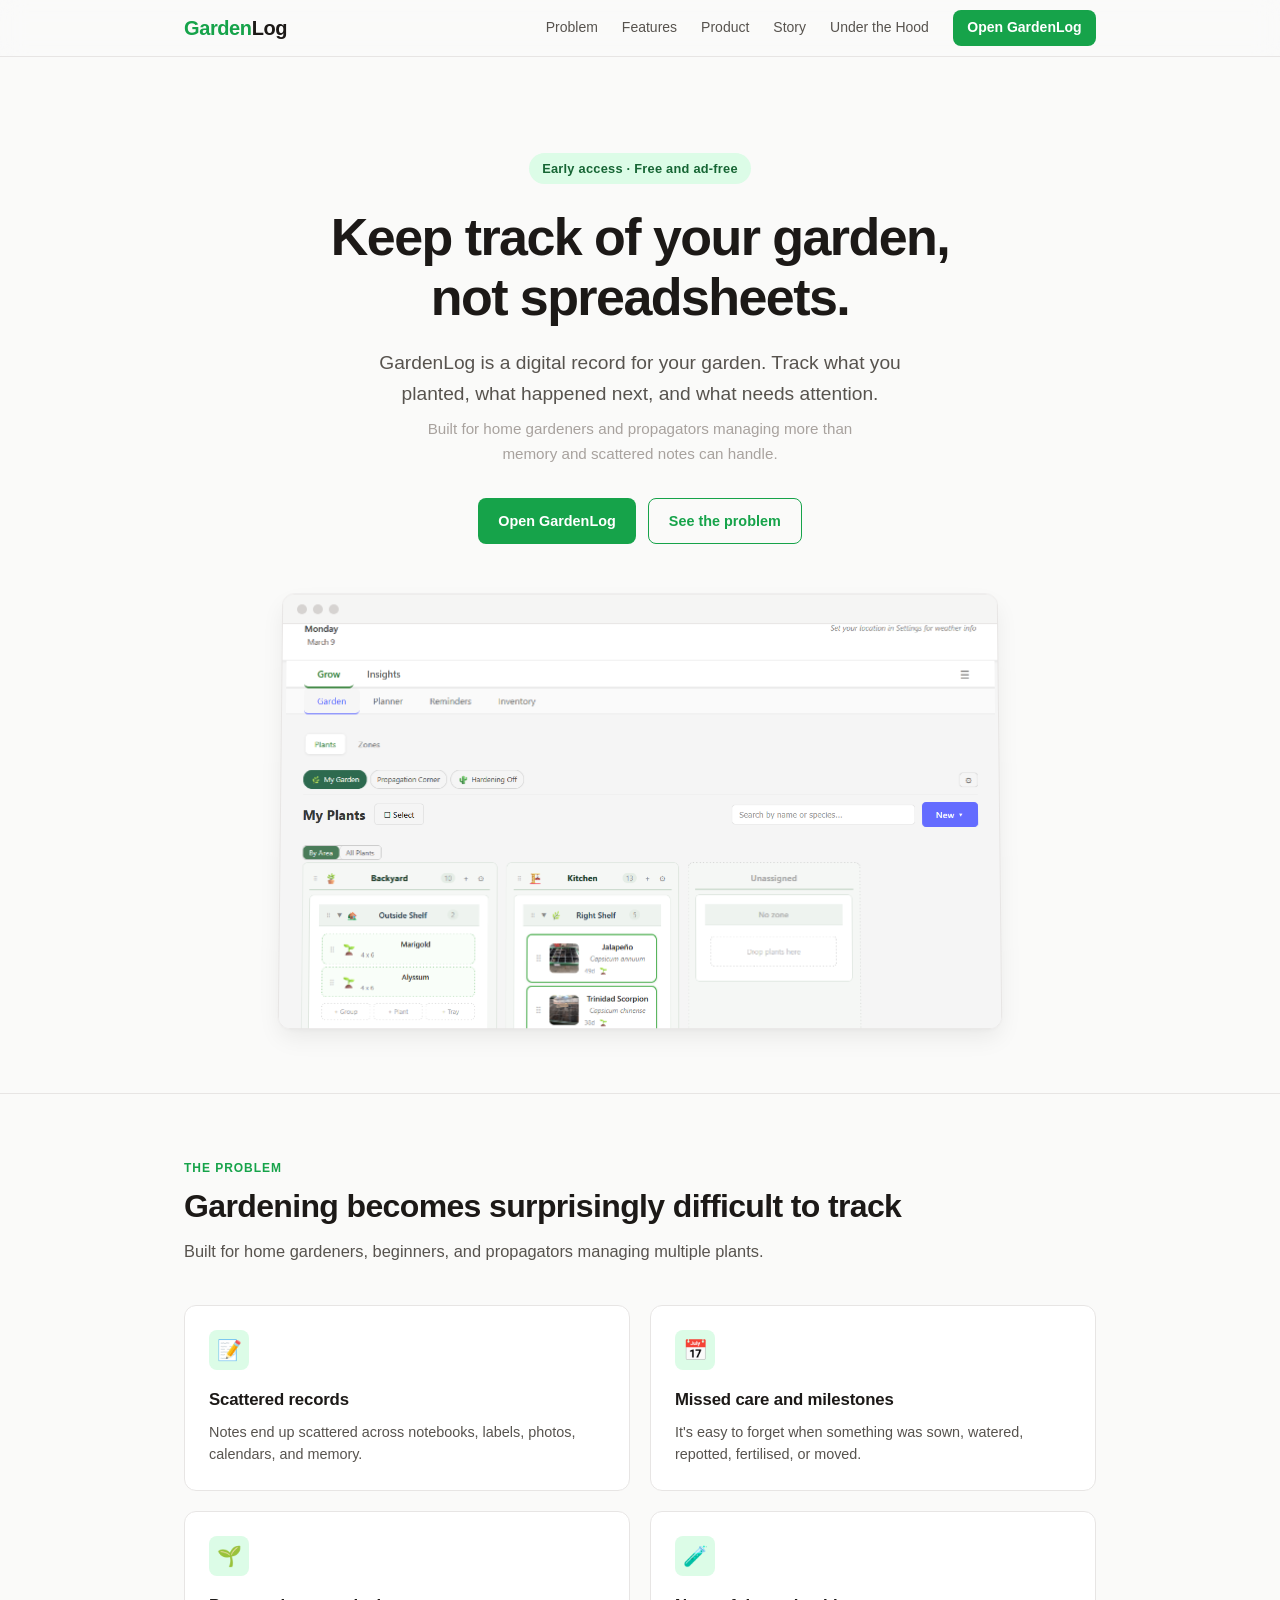
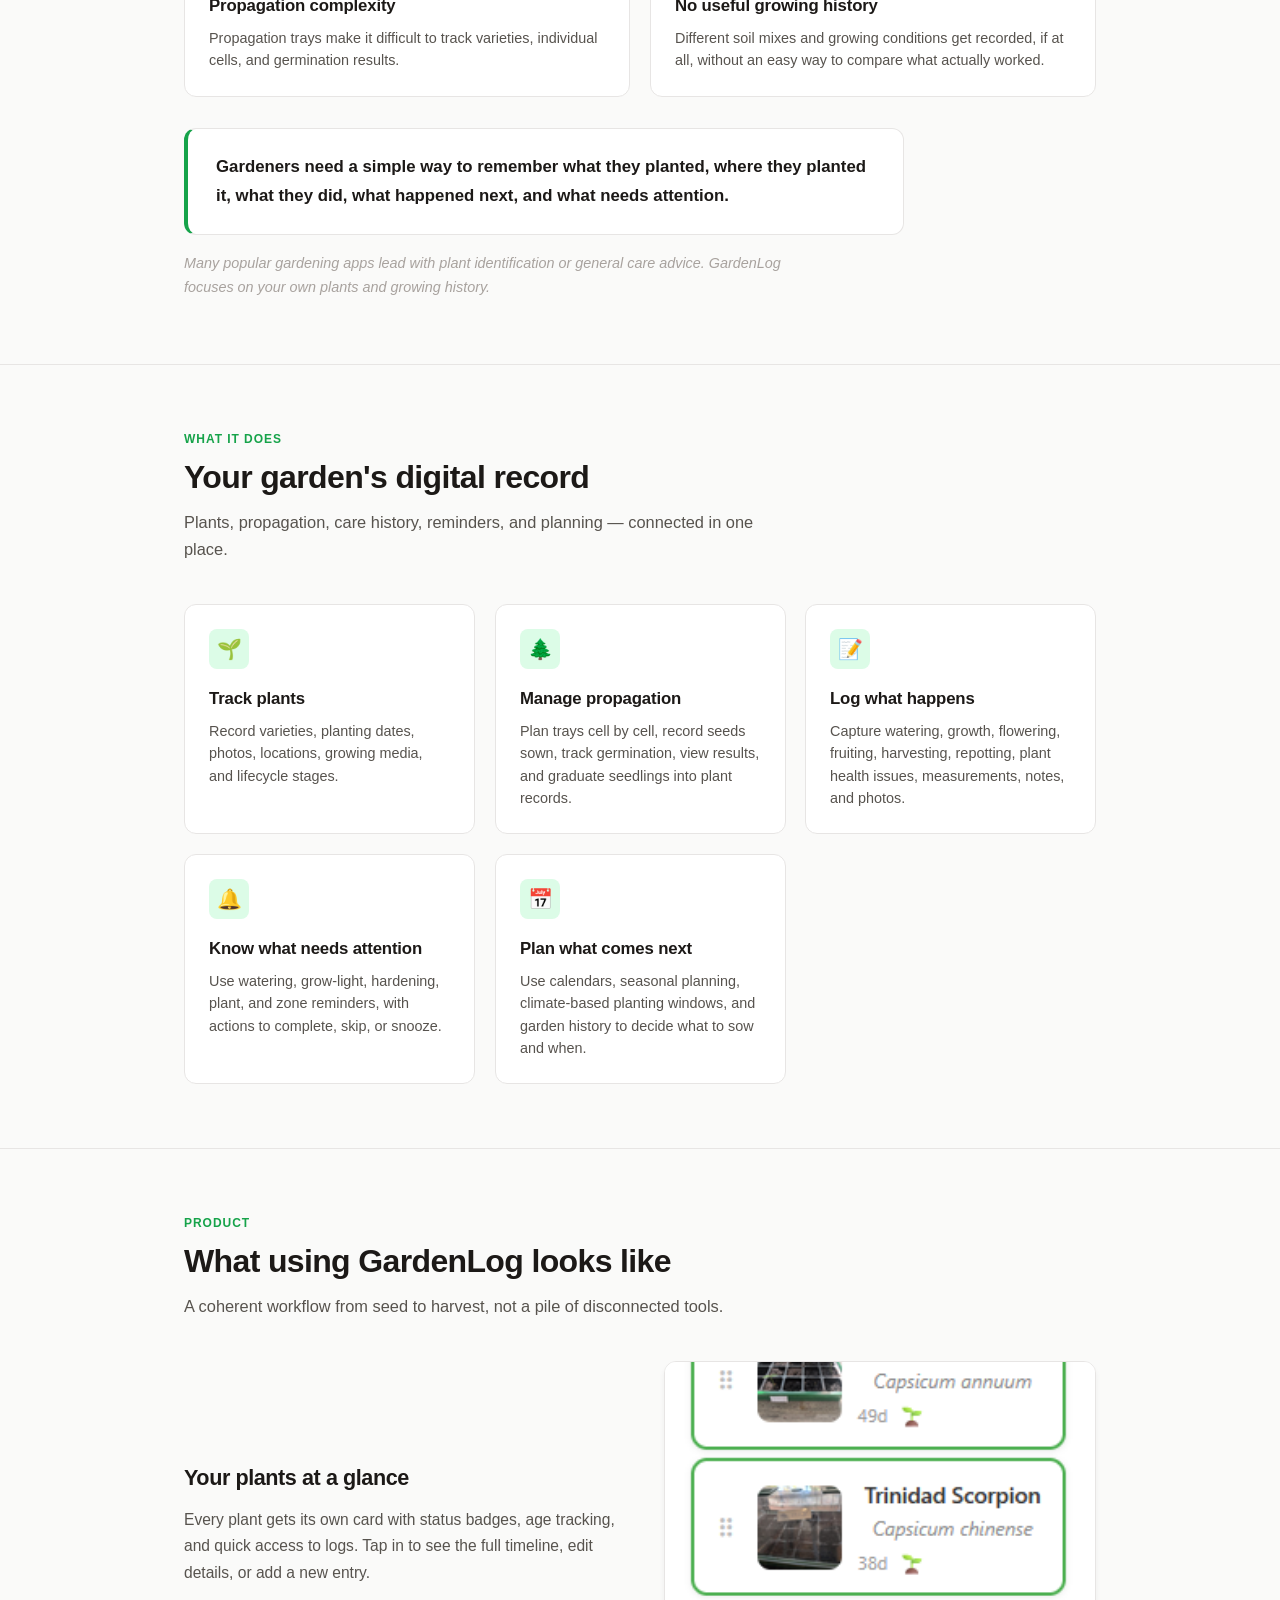
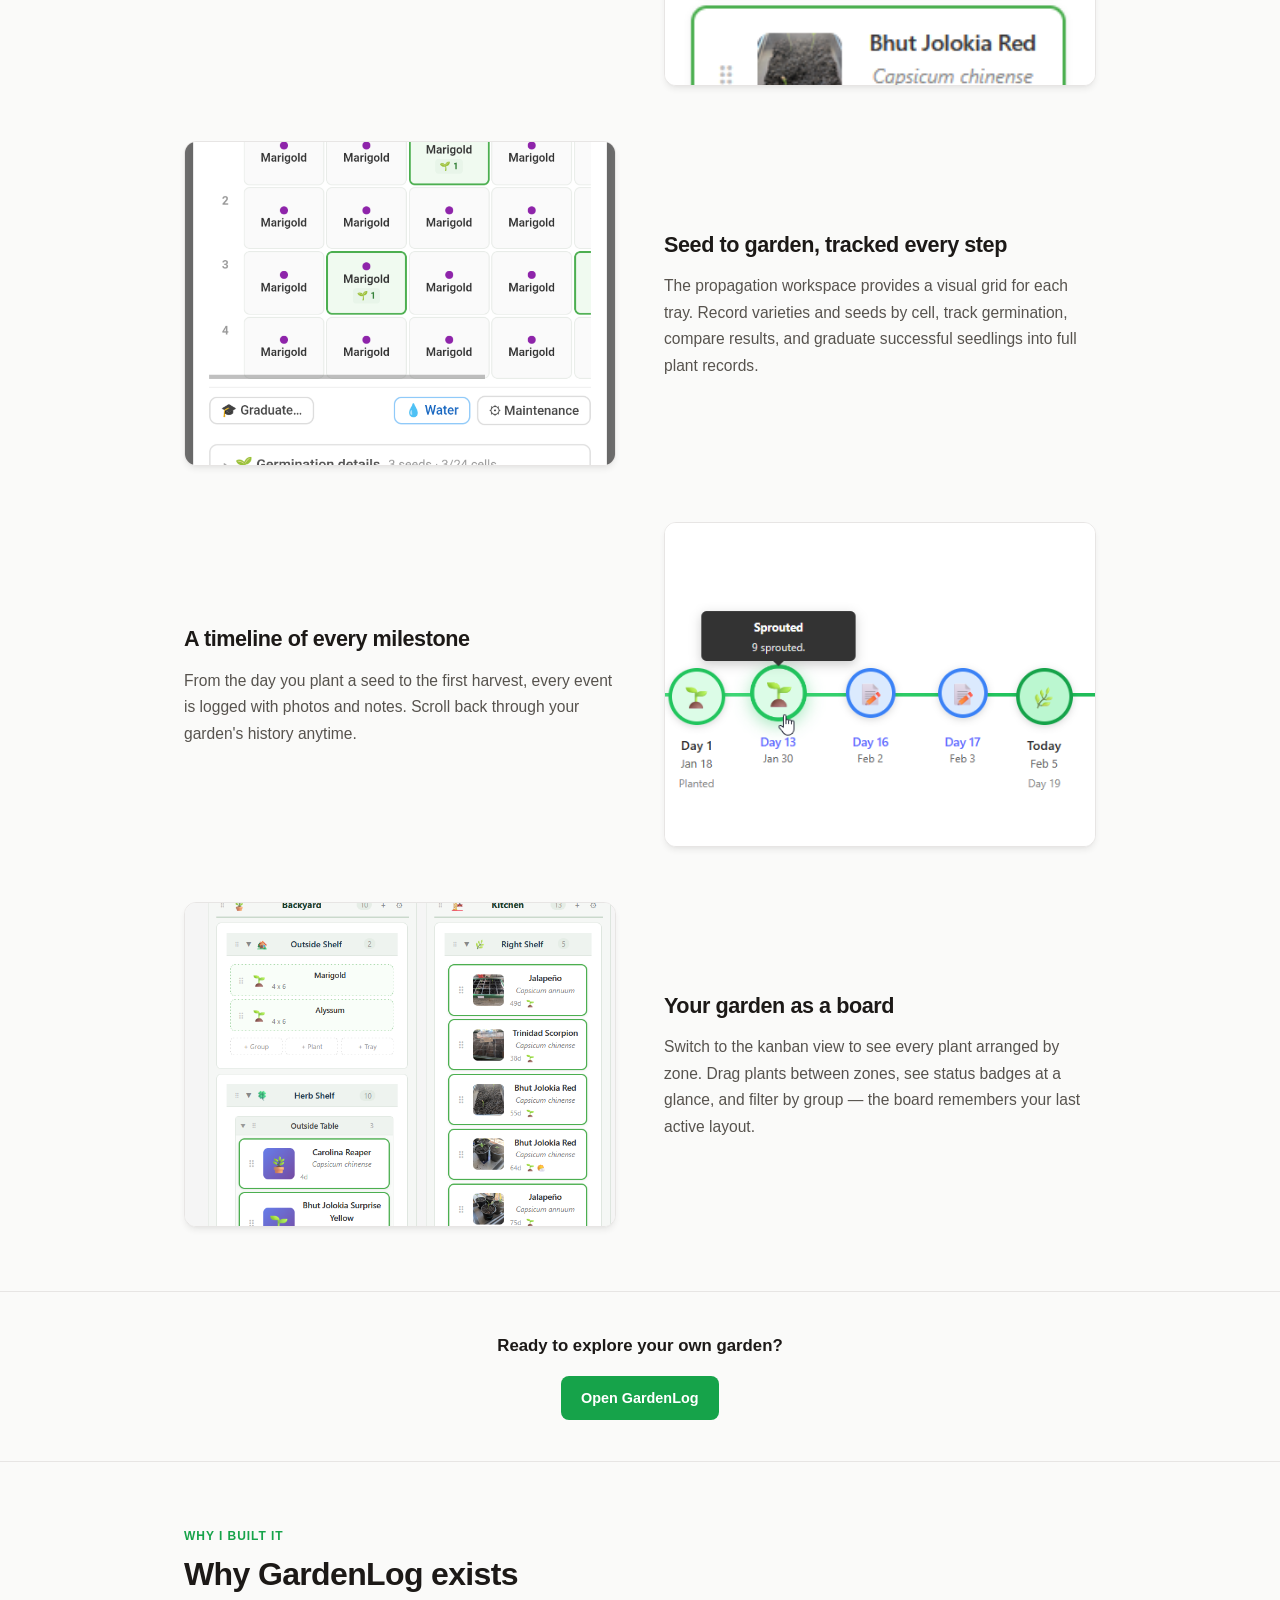
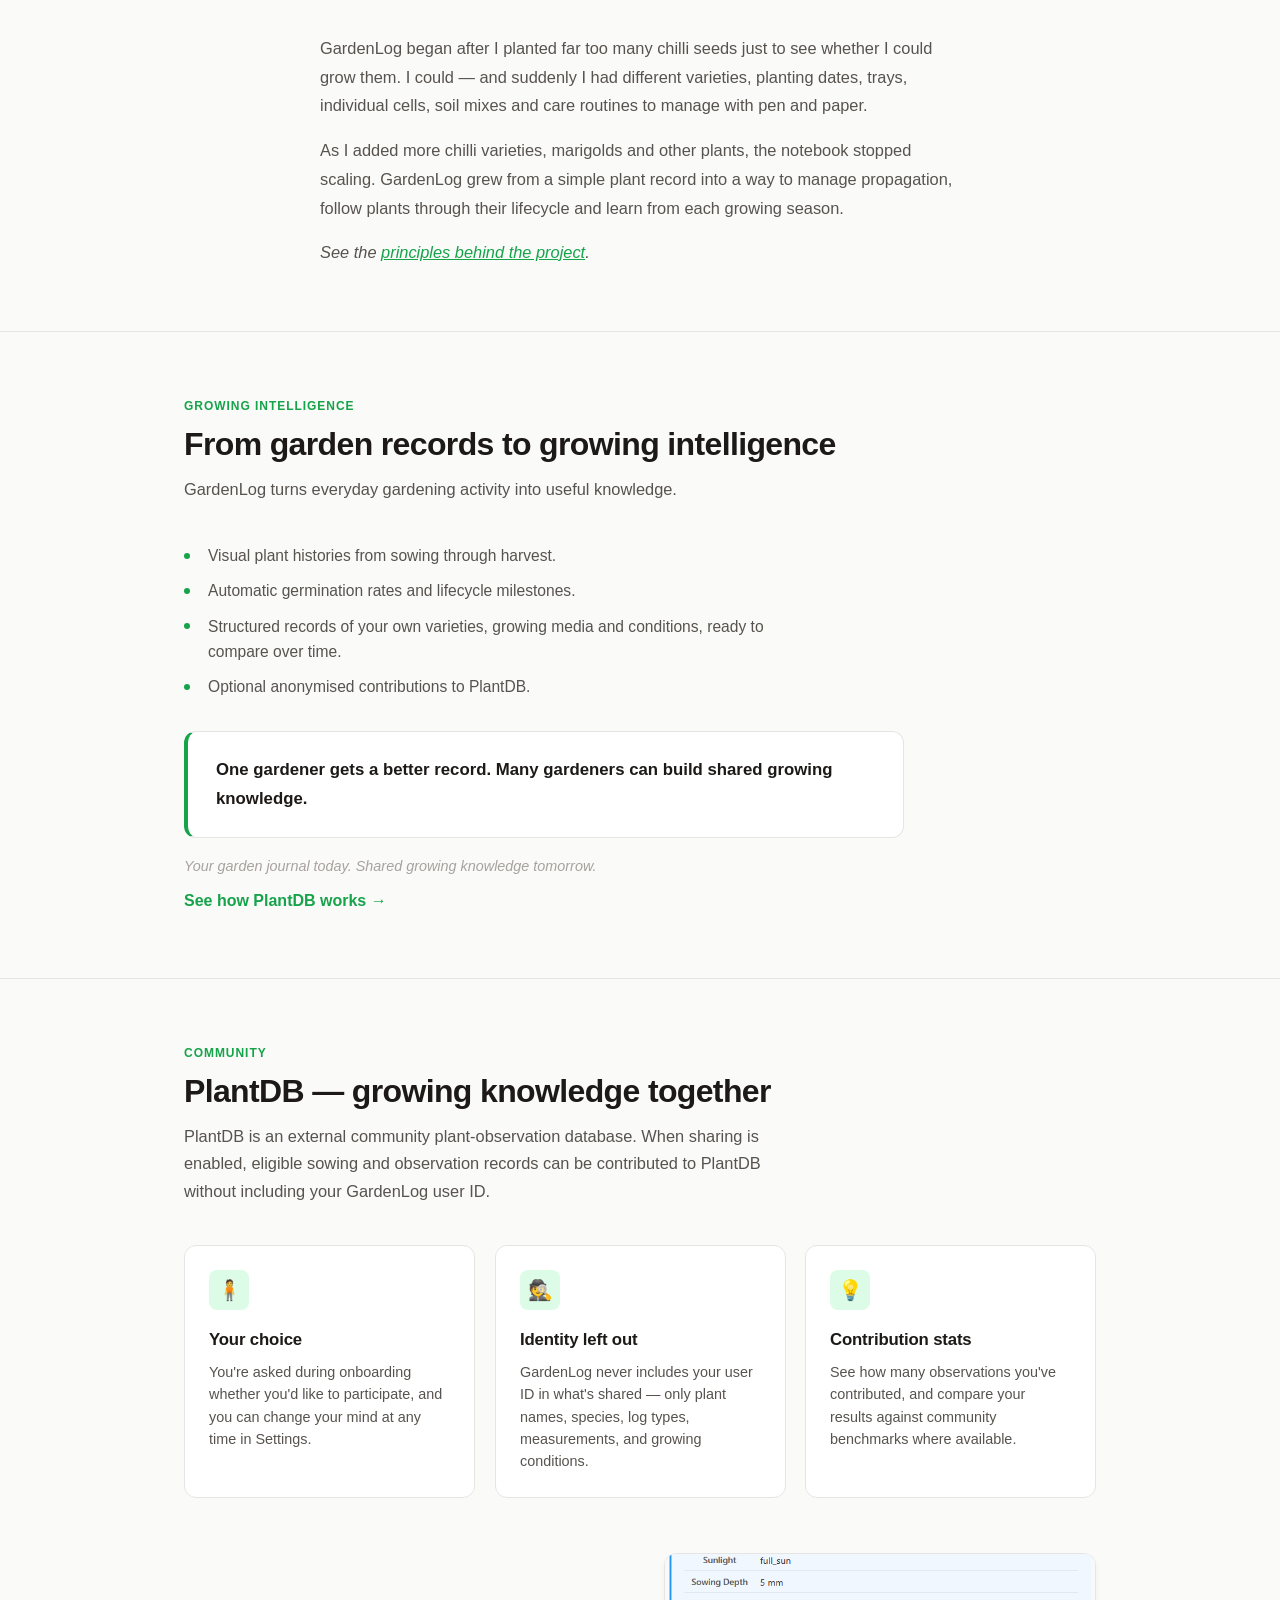
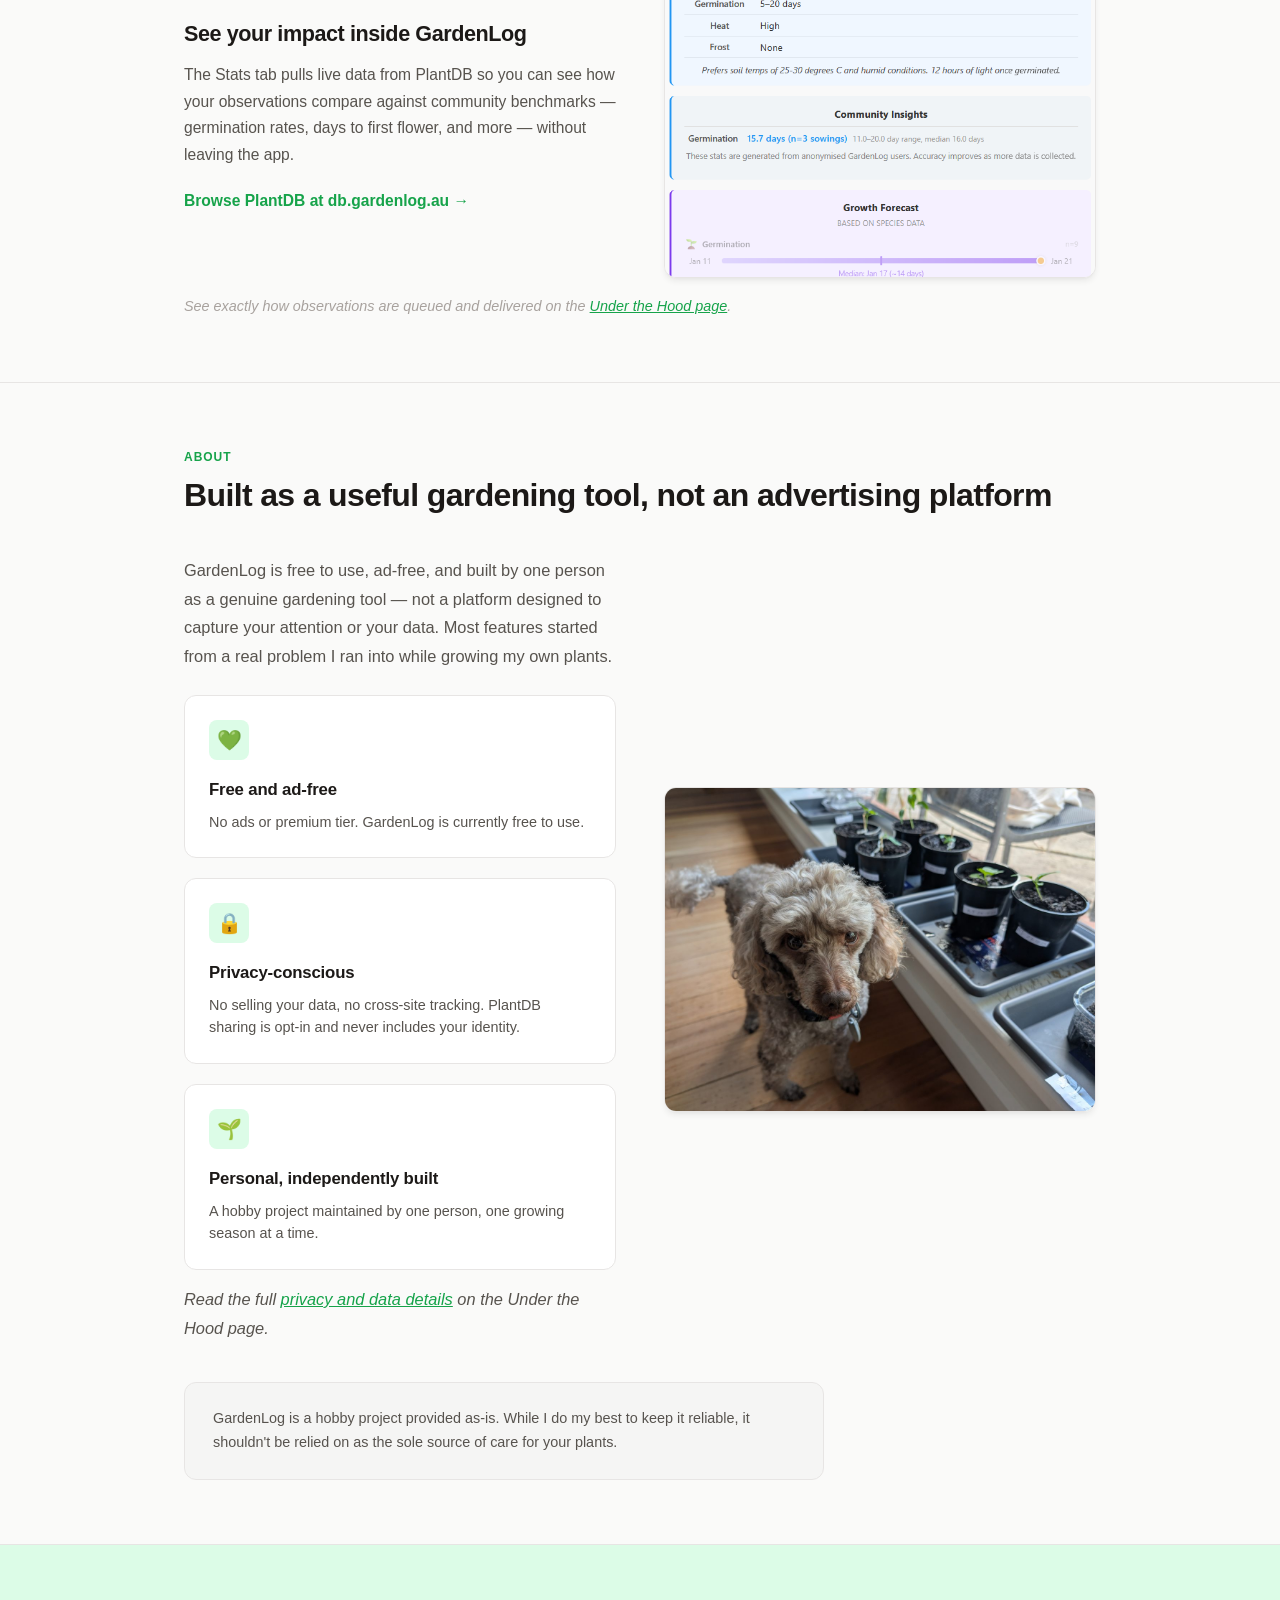
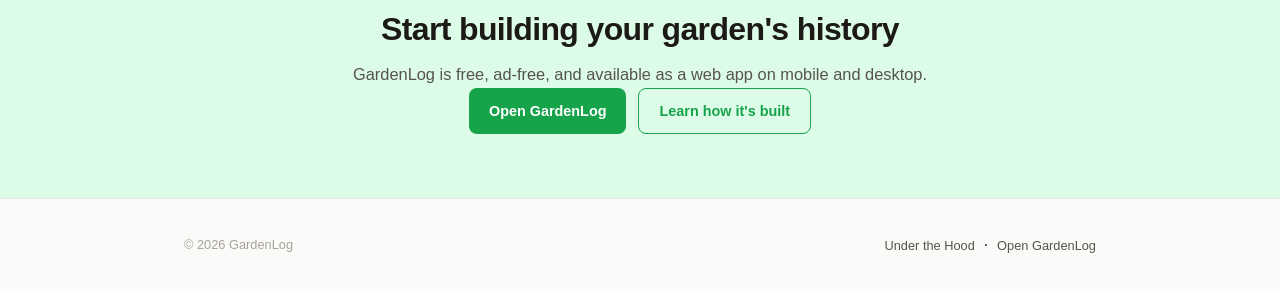
<file: index.html>
<!DOCTYPE html>
<html lang="en">
<head>
  <meta charset="UTF-8">
  <meta name="viewport" content="width=device-width, initial-scale=1.0">
  <title>GardenLog — Your garden's digital record</title>
  <meta name="description" content="Track plants, propagation, germination, garden activity, reminders, and seasonal plans in one free, privacy-conscious gardening app.">
  <link rel="stylesheet" href="css/main.css">
</head>
<body>

  <a href="#main-content" class="skip-link">Skip to content</a>

  <!-- Header -->
  <header class="site-header">
    <div class="container">
      <a href="index.html" class="logo">Garden<span>Log</span></a>
      <button class="nav-toggle" id="nav-toggle" type="button" aria-expanded="false" aria-controls="site-nav" aria-label="Toggle navigation menu">
        <span></span><span></span><span></span>
      </button>
      <nav id="site-nav" aria-label="Primary">
        <a href="#problem">Problem</a>
        <a href="#what-it-does">Features</a>
        <a href="#product">Product</a>
        <a href="#why">Story</a>
        <a href="under-the-hood.html">Under the Hood</a>
        <a href="https://app.gardenlog.au" class="nav-cta">Open GardenLog</a>
      </nav>
    </div>
  </header>

  <main id="main-content">

    <!-- Hero -->
    <section class="hero">
      <div class="container">
        <span class="hero-badge">Early access &middot; Free and ad-free</span>
        <h1>Keep track of your garden,<br>not spreadsheets.</h1>
        <p class="subtitle tight">
          GardenLog is a digital record for your garden. Track what you planted, what happened next, and what needs attention.
        </p>
        <p class="hero-subline">
          Built for home gardeners and propagators managing more than memory and scattered notes can handle.
        </p>
        <div class="hero-actions">
          <a href="https://app.gardenlog.au" class="btn btn-primary">Open GardenLog</a>
          <a href="#problem" class="btn btn-outline">See the problem</a>
        </div>

        <div class="hero-image-wrapper reveal scale-in">
          <div class="hero-image-frame">
            <div class="hero-image-bar">
              <span></span><span></span><span></span>
            </div>
            <div class="hero-image-placeholder">
              <img src="img/viewKanban.png" alt="GardenLog dashboard showing plants arranged in a kanban view by zone" width="1276" height="1306">
            </div>
          </div>
        </div>
      </div>
    </section>

    <!-- The problem -->
    <section id="problem">
      <div class="container">
        <div class="section-header reveal">
          <p class="section-label">The problem</p>
          <h2 class="section-heading">Gardening becomes surprisingly difficult to track</h2>
          <p class="section-desc">Built for home gardeners, beginners, and propagators managing multiple plants.</p>
        </div>

        <div class="feature-grid stagger">
          <div class="feature-card reveal">
            <div class="feature-icon" aria-hidden="true">&#128221;</div>
            <h3>Scattered records</h3>
            <p>Notes end up scattered across notebooks, labels, photos, calendars, and memory.</p>
          </div>

          <div class="feature-card reveal">
            <div class="feature-icon" aria-hidden="true">&#128197;</div>
            <h3>Missed care and milestones</h3>
            <p>It's easy to forget when something was sown, watered, repotted, fertilised, or moved.</p>
          </div>

          <div class="feature-card reveal">
            <div class="feature-icon" aria-hidden="true">&#127793;</div>
            <h3>Propagation complexity</h3>
            <p>Propagation trays make it difficult to track varieties, individual cells, and germination results.</p>
          </div>

          <div class="feature-card reveal">
            <div class="feature-icon" aria-hidden="true">&#129514;</div>
            <h3>No useful growing history</h3>
            <p>Different soil mixes and growing conditions get recorded, if at all, without an easy way to compare what actually worked.</p>
          </div>
        </div>

        <p class="statement-box reveal">
          Gardeners need a simple way to remember what they planted, where they planted it, what they did, what happened next, and what needs attention.
        </p>
        <p class="note reveal">
          Many popular gardening apps lead with plant identification or general care advice. GardenLog focuses on your own plants and growing history.
        </p>
      </div>
    </section>

    <!-- What GardenLog helps you do -->
    <section id="what-it-does">
      <div class="container">
        <div class="section-header reveal">
          <p class="section-label">What it does</p>
          <h2 class="section-heading">Your garden's digital record</h2>
          <p class="section-desc">Plants, propagation, care history, reminders, and planning &mdash; connected in one place.</p>
        </div>

        <div class="feature-grid stagger">
          <div class="feature-card reveal">
            <div class="feature-icon" aria-hidden="true">&#127793;</div>
            <h3>Track plants</h3>
            <p>Record varieties, planting dates, photos, locations, growing media, and lifecycle stages.</p>
          </div>

          <div class="feature-card reveal">
            <div class="feature-icon" aria-hidden="true">&#127794;</div>
            <h3>Manage propagation</h3>
            <p>Plan trays cell by cell, record seeds sown, track germination, view results, and graduate seedlings into plant records.</p>
          </div>

          <div class="feature-card reveal">
            <div class="feature-icon" aria-hidden="true">&#128221;</div>
            <h3>Log what happens</h3>
            <p>Capture watering, growth, flowering, fruiting, harvesting, repotting, plant health issues, measurements, notes, and photos.</p>
          </div>

          <div class="feature-card reveal">
            <div class="feature-icon" aria-hidden="true">&#128276;</div>
            <h3>Know what needs attention</h3>
            <p>Use watering, grow-light, hardening, plant, and zone reminders, with actions to complete, skip, or snooze.</p>
          </div>

          <div class="feature-card reveal">
            <div class="feature-icon" aria-hidden="true">&#128197;</div>
            <h3>Plan what comes next</h3>
            <p>Use calendars, seasonal planning, climate-based planting windows, and garden history to decide what to sow and when.</p>
          </div>
        </div>
      </div>
    </section>

    <!-- Product experience -->
    <section id="product">
      <div class="container">
        <div class="section-header reveal">
          <p class="section-label">Product</p>
          <h2 class="section-heading">What using GardenLog looks like</h2>
          <p class="section-desc">A coherent workflow from seed to harvest, not a pile of disconnected tools.</p>
        </div>

        <!-- Showcase: Plant cards -->
        <div class="showcase reveal">
          <div class="showcase-text">
            <h3>Your plants at a glance</h3>
            <p>Every plant gets its own card with status badges, age tracking, and quick access to logs. Tap in to see the full timeline, edit details, or add a new entry.</p>
          </div>
          <div class="showcase-image reveal from-right">
            <div class="showcase-image-placeholder">
              <img src="img/c00.png" alt="Grid of plant cards showing photos, names, planting dates, and status badges" width="265" height="277" loading="lazy" decoding="async">
            </div>
          </div>
        </div>

        <!-- Showcase: Propagation -->
        <div class="showcase reverse reveal mt-lg">
          <div class="showcase-text">
            <h3>Seed to garden, tracked every step</h3>
            <p>The propagation workspace provides a visual grid for each tray. Record varieties and seeds by cell, track germination, compare results, and graduate successful seedlings into full plant records.</p>
          </div>
          <div class="showcase-image reveal from-left">
            <div class="showcase-image-placeholder">
              <img src="img/propagation.png" alt="Propagation tray grid with per-cell variety and germination tracking" width="768" height="1713" loading="lazy" decoding="async">
            </div>
          </div>
        </div>

        <!-- Showcase: Timeline -->
        <div class="showcase reveal mt-lg">
          <div class="showcase-text">
            <h3>A timeline of every milestone</h3>
            <p>From the day you plant a seed to the first harvest, every event is logged with photos and notes. Scroll back through your garden's history anytime.</p>
          </div>
          <div class="showcase-image reveal from-right">
            <div class="showcase-image-placeholder">
              <img src="img/timeline02.png" alt="Timeline of logged plant milestones with photos and notes" width="557" height="363" loading="lazy" decoding="async">
            </div>
          </div>
        </div>

        <!-- Showcase: Kanban -->
        <div class="showcase reverse reveal mt-lg">
          <div class="showcase-text">
            <h3>Your garden as a board</h3>
            <p>Switch to the kanban view to see every plant arranged by zone. Drag plants between zones, see status badges at a glance, and filter by group &mdash; the board remembers your last active layout.</p>
          </div>
          <div class="showcase-image reveal from-left">
            <div class="showcase-image-placeholder">
              <img src="img/kanbabv.png" alt="Kanban board with plants arranged in columns by garden zone" width="714" height="589" loading="lazy" decoding="async">
            </div>
          </div>
        </div>
      </div>
    </section>

    <!-- Mid-page CTA -->
    <section class="mid-cta">
      <div class="container">
        <p class="mid-cta-text reveal">Ready to explore your own garden?</p>
        <a href="https://app.gardenlog.au" class="btn btn-primary reveal">Open GardenLog</a>
      </div>
    </section>

    <!-- Why GardenLog exists -->
    <section id="why">
      <div class="container">
        <div class="section-header reveal">
          <p class="section-label">Why I built it</p>
          <h2 class="section-heading">Why GardenLog exists</h2>
        </div>

        <div class="story-block centred reveal">
          <p>
            GardenLog began after I planted far too many chilli seeds just to see whether I could grow them. I could &mdash; and suddenly I had different varieties, planting dates, trays, individual cells, soil mixes and care routines to manage with pen and paper.
          </p>
          <p>
            As I added more chilli varieties, marigolds and other plants, the notebook stopped scaling. GardenLog grew from a simple plant record into a way to manage propagation, follow plants through their lifecycle and learn from each growing season.
          </p>
          <p class="note reveal">See the <a href="#about">principles behind the project</a>.</p>
        </div>
      </div>
    </section>

    <!-- From records to growing intelligence -->
    <section id="intelligence">
      <div class="container">
        <div class="section-header reveal">
          <p class="section-label">Growing intelligence</p>
          <h2 class="section-heading">From garden records to growing intelligence</h2>
          <p class="section-desc">GardenLog turns everyday gardening activity into useful knowledge.</p>
        </div>

        <ul class="dot-list reveal">
          <li>Visual plant histories from sowing through harvest.</li>
          <li>Automatic germination rates and lifecycle milestones.</li>
          <li>Structured records of your own varieties, growing media and conditions, ready to compare over time.</li>
          <li>Optional anonymised contributions to PlantDB.</li>
        </ul>

        <p class="statement-box reveal">
          One gardener gets a better record. Many gardeners can build shared growing knowledge.
        </p>
        <p class="note reveal">
          Your garden journal today. Shared growing knowledge tomorrow.
        </p>

        <a href="#plantdb" class="section-link reveal">See how PlantDB works &rarr;</a>
      </div>
    </section>

    <!-- PlantDB -->
    <section id="plantdb">
      <div class="container">
        <div class="section-header reveal">
          <p class="section-label">Community</p>
          <h2 class="section-heading">PlantDB &mdash; growing knowledge together</h2>
          <p class="section-desc">PlantDB is an external community plant-observation database. When sharing is enabled, eligible sowing and observation records can be contributed to PlantDB without including your GardenLog user ID.</p>
        </div>

        <div class="plantdb-grid stagger">
          <div class="plantdb-card reveal">
            <div class="plantdb-icon" aria-hidden="true">&#129485;</div>
            <h3>Your choice</h3>
            <p>You're asked during onboarding whether you'd like to participate, and you can change your mind at any time in Settings.</p>
          </div>

          <div class="plantdb-card reveal">
            <div class="plantdb-icon" aria-hidden="true">&#128373;</div>
            <h3>Identity left out</h3>
            <p>GardenLog never includes your user ID in what's shared &mdash; only plant names, species, log types, measurements, and growing conditions.</p>
          </div>

          <div class="plantdb-card reveal">
            <div class="plantdb-icon" aria-hidden="true">&#128161;</div>
            <h3>Contribution stats</h3>
            <p>See how many observations you've contributed, and compare your results against community benchmarks where available.</p>
          </div>
        </div>

        <div class="showcase reveal mt-lg">
          <div class="showcase-text">
            <h3>See your impact inside GardenLog</h3>
            <p>The Stats tab pulls live data from PlantDB so you can see how your observations compare against community benchmarks &mdash; germination rates, days to first flower, and more &mdash; without leaving the app.</p>
            <p><a href="https://db.gardenlog.au" target="_blank" rel="noopener" class="section-link">Browse PlantDB at db.gardenlog.au &rarr;</a></p>
          </div>
          <div class="showcase-image reveal from-left">
            <div class="showcase-image-placeholder">
              <img src="img/plantstatinfo.png" alt="PlantDB stats panel inside GardenLog comparing personal and community data" width="667" height="697" loading="lazy" decoding="async">
            </div>
          </div>
        </div>

        <p class="note reveal">See exactly how observations are queued and delivered on the <a href="under-the-hood.html#plantdb-architecture">Under the Hood page</a>.</p>
      </div>
    </section>

    <!-- About / Trust -->
    <section id="about">
      <div class="container">
        <div class="section-header reveal">
          <p class="section-label">About</p>
          <h2 class="section-heading">Built as a useful gardening tool, not an advertising platform</h2>
        </div>

        <div class="about-layout">
          <div class="story-block reveal">
            <p>
              GardenLog is free to use, ad-free, and built by one person as a genuine gardening tool &mdash; not a platform designed to capture your attention or your data. Most features started from a real problem I ran into while growing my own plants.
            </p>

            <div class="plantdb-grid stagger mt-sm">
              <div class="plantdb-card reveal">
                <div class="plantdb-icon" aria-hidden="true">&#128154;</div>
                <h3>Free and ad-free</h3>
                <p>No ads or premium tier. GardenLog is currently free to use.</p>
              </div>

              <div class="plantdb-card reveal">
                <div class="plantdb-icon" aria-hidden="true">&#128274;</div>
                <h3>Privacy-conscious</h3>
                <p>No selling your data, no cross-site tracking. PlantDB sharing is opt-in and never includes your identity.</p>
              </div>

              <div class="plantdb-card reveal">
                <div class="plantdb-icon" aria-hidden="true">&#127793;</div>
                <h3>Personal, independently built</h3>
                <p>A hobby project maintained by one person, one growing season at a time.</p>
              </div>
            </div>

            <p class="note reveal">Read the full <a href="under-the-hood.html#privacy-design">privacy and data details</a> on the Under the Hood page.</p>
          </div>

          <div class="about-image reveal from-right">
            <div class="about-image-placeholder">
              <img src="img/albert-web.jpg" alt="The head gardener supervising" width="1200" height="900" loading="lazy" decoding="async">
            </div>
          </div>
        </div>

        <div class="disclaimer reveal mt-md">
          <p>
            GardenLog is a hobby project provided as-is.
            While I do my best to keep it reliable, it shouldn't be relied on as the sole source of care for your plants.
          </p>
        </div>
      </div>
    </section>

    <!-- Final CTA -->
    <section class="final-cta">
      <div class="container">
        <h2 class="section-heading">Start building your garden's history</h2>
        <p class="section-desc">GardenLog is free, ad-free, and available as a web app on mobile and desktop.</p>
        <div class="hero-actions">
          <a href="https://app.gardenlog.au" class="btn btn-primary">Open GardenLog</a>
          <a href="under-the-hood.html" class="btn btn-outline">Learn how it's built</a>
        </div>
      </div>
    </section>

  </main>

  <!-- Back to top -->
  <button class="back-to-top" id="back-to-top" type="button" aria-label="Back to top">
    <svg viewBox="0 0 24 24"><polyline points="18 15 12 9 6 15"></polyline></svg>
  </button>

  <!-- Footer -->
  <footer class="site-footer">
    <div class="container">
      <p>&copy; 2026 GardenLog</p>
      <nav aria-label="Footer">
        <a href="under-the-hood.html">Under the Hood</a>
        &nbsp;&middot;&nbsp;
        <a href="https://app.gardenlog.au">Open GardenLog</a>
      </nav>
    </div>
  </footer>

  <script src="js/main.js"></script>
</body>
</html>
</file>
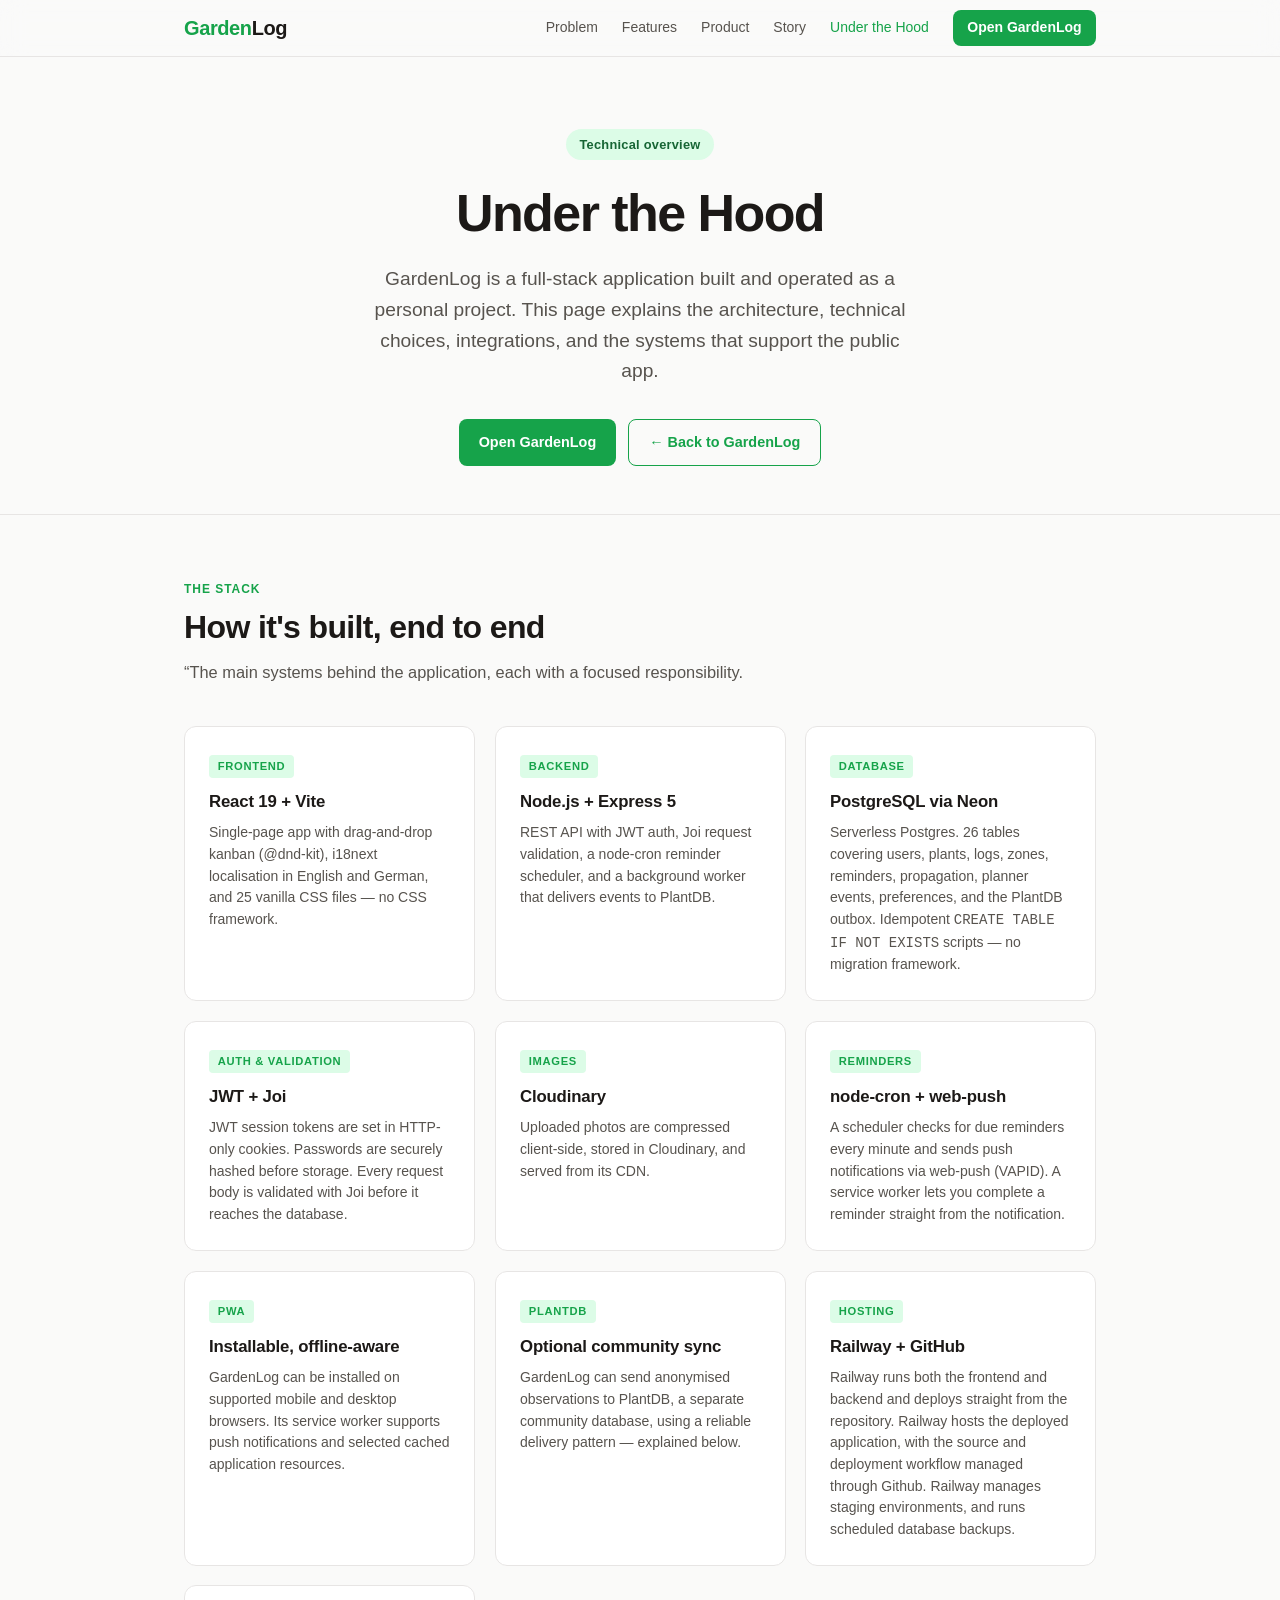
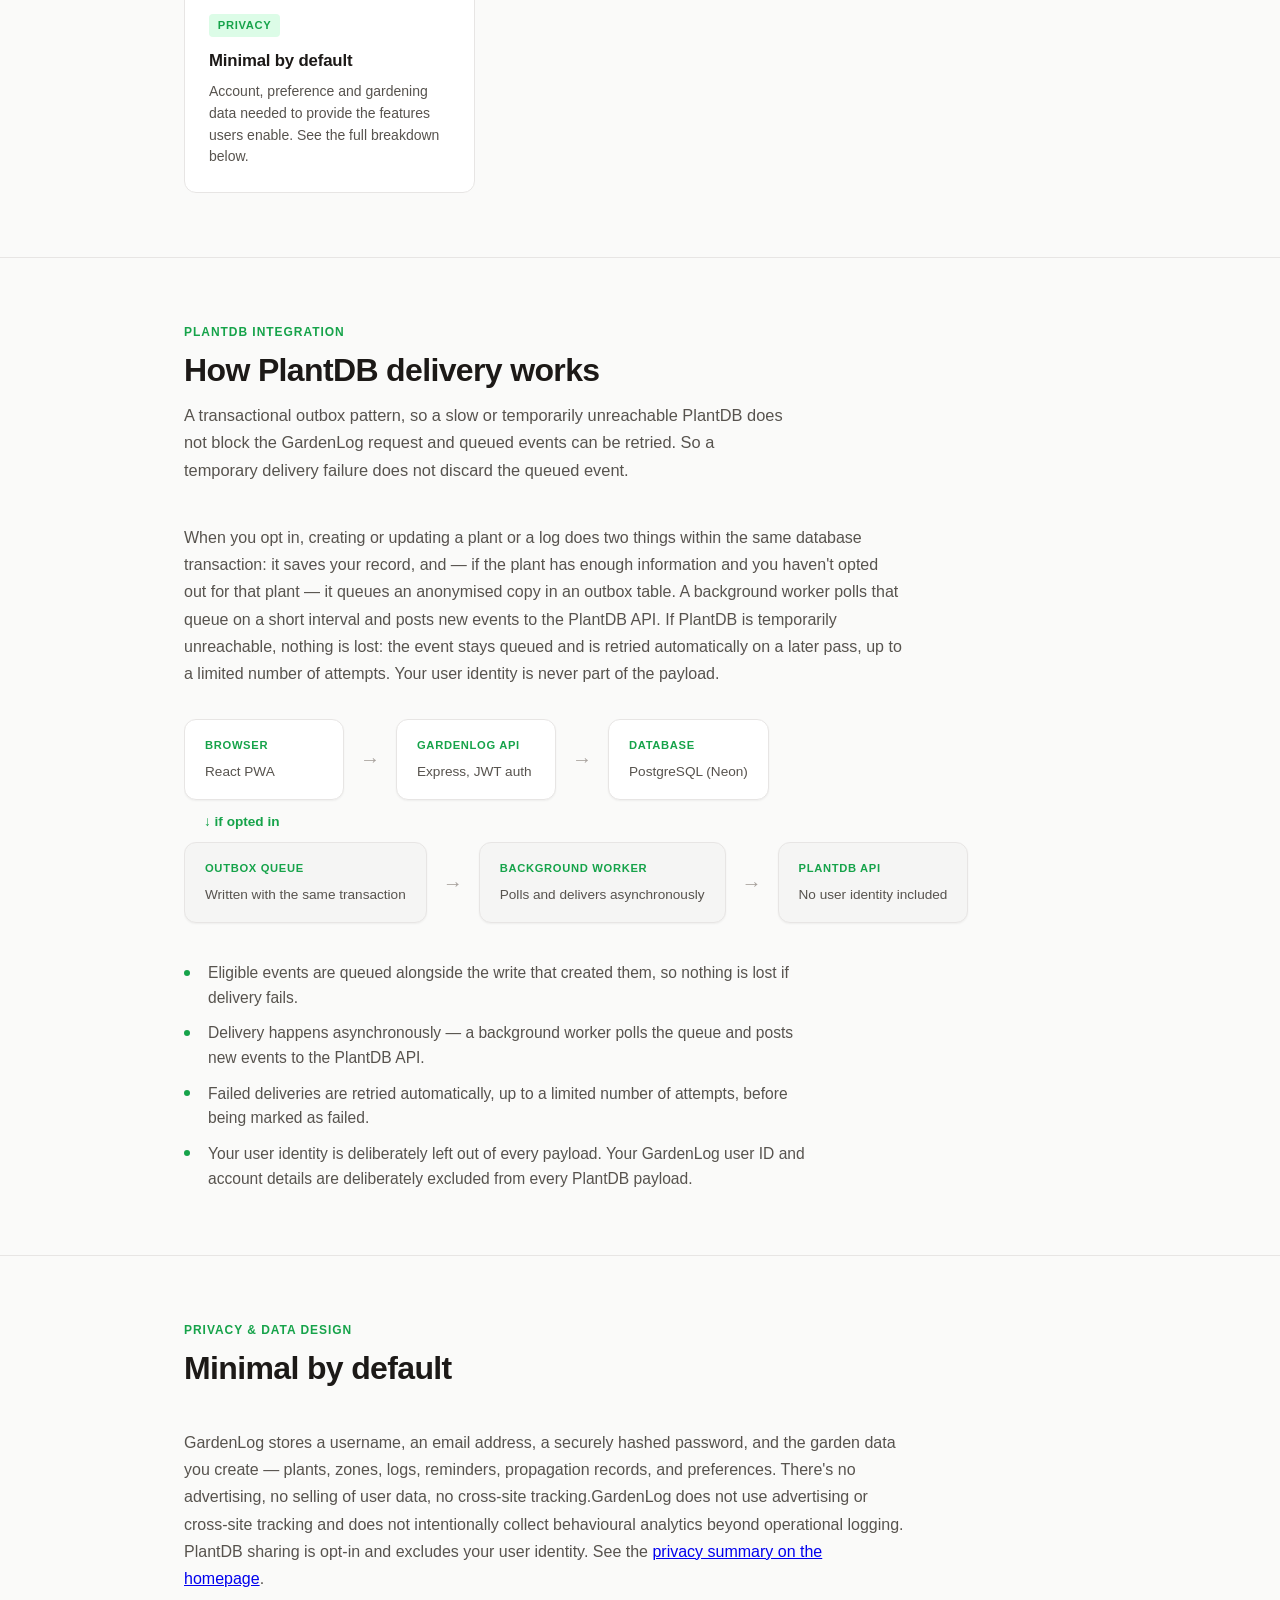
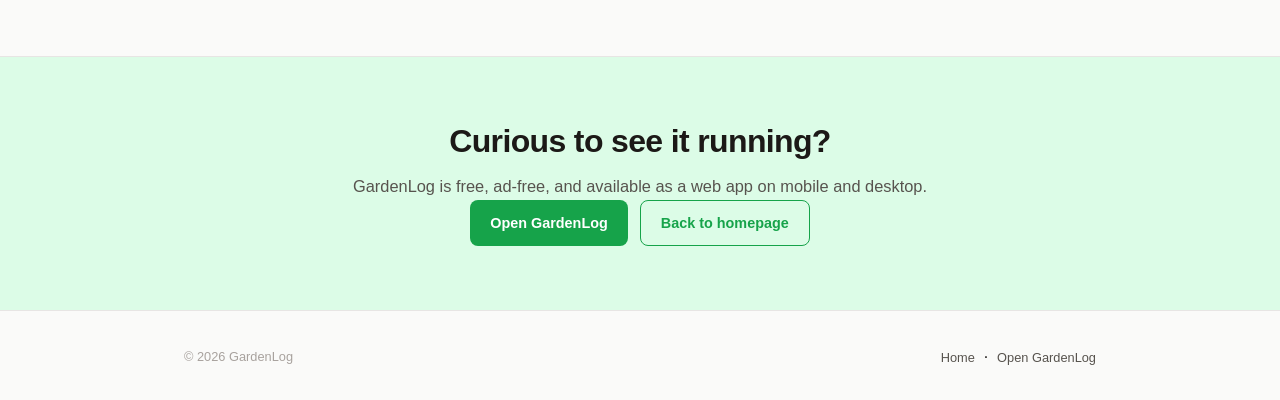
<file: under-the-hood.html>
<!DOCTYPE html>
<html lang="en">
<head>
  <meta charset="UTF-8">
  <meta name="viewport" content="width=device-width, initial-scale=1.0">
  <title>Under the Hood — GardenLog</title>
  <meta name="description" content="How GardenLog is built: the frontend, backend, database, PlantDB integration, hosting, and privacy architecture behind the app.">
  <link rel="stylesheet" href="css/main.css">
</head>
<body>

  <a href="#main-content" class="skip-link">Skip to content</a>

  <!-- Header -->
  <header class="site-header">
    <div class="container">
      <a href="index.html" class="logo">Garden<span>Log</span></a>
      <button class="nav-toggle" id="nav-toggle" type="button" aria-expanded="false" aria-controls="site-nav" aria-label="Toggle navigation menu">
        <span></span><span></span><span></span>
      </button>
      <nav id="site-nav" aria-label="Primary">
        <a href="index.html#problem">Problem</a>
        <a href="index.html#what-it-does">Features</a>
        <a href="index.html#product">Product</a>
        <a href="index.html#why">Story</a>
        <a href="under-the-hood.html" aria-current="page">Under the Hood</a>
        <a href="https://app.gardenlog.au" class="nav-cta">Open GardenLog</a>
      </nav>
    </div>
  </header>

  <main id="main-content">

    <!-- Intro -->
    <section class="hero uth-hero">
      <div class="container">
        <p class="hero-badge">Technical overview</p>
        <h1>Under the Hood</h1>
        <p class="subtitle">
          GardenLog is a full-stack application built and operated as a personal project. This page explains the architecture, technical choices, integrations, and the systems that support the public app.
        </p>
        <div class="hero-actions">
          <a href="https://app.gardenlog.au" class="btn btn-primary">Open GardenLog</a>
          <a href="index.html" class="btn btn-outline">&larr; Back to GardenLog</a>
        </div>
      </div>
    </section>

    <!-- The stack -->
    <section id="stack">
      <div class="container">
        <div class="section-header reveal">
          <p class="section-label">The stack</p>
          <h2 class="section-heading">How it's built, end to end</h2>
          <p class="section-desc">“The main systems behind the application, each with a focused responsibility.</p>
        </div>

        <div class="stack-grid stagger">
          <div class="stack-item reveal">
            <span class="stack-role">Frontend</span>
            <h3>React 19 + Vite</h3>
            <p>Single-page app with drag-and-drop kanban (@dnd-kit), i18next localisation in English and German, and 25 vanilla CSS files &mdash; no CSS framework.</p>
          </div>

          <div class="stack-item reveal">
            <span class="stack-role">Backend</span>
            <h3>Node.js + Express 5</h3>
            <p>REST API with JWT auth, Joi request validation, a node-cron reminder scheduler, and a background worker that delivers events to PlantDB.</p>
          </div>

          <div class="stack-item reveal">
            <span class="stack-role">Database</span>
            <h3>PostgreSQL via Neon</h3>
            <p>Serverless Postgres. 26 tables covering users, plants, logs, zones, reminders, propagation, planner events, preferences, and the PlantDB outbox. Idempotent <code>CREATE TABLE IF NOT EXISTS</code> scripts &mdash; no migration framework.</p>
          </div>

          <div class="stack-item reveal">
            <span class="stack-role">Auth &amp; validation</span>
            <h3>JWT + Joi</h3>
            <p>JWT session tokens are set in HTTP-only cookies. Passwords are securely hashed before storage. Every request body is validated with Joi before it reaches the database.</p>
          </div>

          <div class="stack-item reveal">
            <span class="stack-role">Images</span>
            <h3>Cloudinary</h3>
            <p>Uploaded photos are compressed client-side, stored in Cloudinary, and served from its CDN.</p>
          </div>

          <div class="stack-item reveal">
            <span class="stack-role">Reminders</span>
            <h3>node-cron + web-push</h3>
            <p>A scheduler checks for due reminders every minute and sends push notifications via web-push (VAPID). A service worker lets you complete a reminder straight from the notification.</p>
          </div>

          <div class="stack-item reveal">
            <span class="stack-role">PWA</span>
            <h3>Installable, offline-aware</h3>
            <p>GardenLog can be installed on supported mobile and desktop browsers. Its service worker supports push notifications and selected cached application resources.</p>
          </div>

          <div class="stack-item reveal">
            <span class="stack-role">PlantDB</span>
            <h3>Optional community sync</h3>
            <p>GardenLog can send anonymised observations to PlantDB, a separate community database, using a reliable delivery pattern &mdash; explained below.</p>
          </div>

          <div class="stack-item reveal">
            <span class="stack-role">Hosting</span>
            <h3>Railway + GitHub</h3>
            <p>Railway runs both the frontend and backend and deploys straight from the repository. Railway hosts the deployed application, with the source and deployment workflow managed through Github. Railway manages staging environments, and runs scheduled database backups.</p>
          </div>

          <div class="stack-item reveal">
            <span class="stack-role">Privacy</span>
            <h3>Minimal by default</h3>
            <p>Account, preference and gardening data needed to provide the features users enable. See the full breakdown below.</p>
          </div>
        </div>
      </div>
    </section>

    <!-- PlantDB architecture -->
    <section id="plantdb-architecture">
      <div class="container">
        <div class="section-header reveal">
          <p class="section-label">PlantDB integration</p>
          <h2 class="section-heading">How PlantDB delivery works</h2>
          <p class="section-desc">A transactional outbox pattern, so a slow or temporarily unreachable PlantDB does not block the GardenLog request and queued events can be retried. So a temporary delivery failure does not discard the queued event.</p>
        </div>

        <p class="reveal uth-prose">
          When you opt in, creating or updating a plant or a log does two things within the same database transaction: it saves your record, and &mdash; if the plant has enough information and you haven't opted out for that plant &mdash; it queues an anonymised copy in an outbox table. A background worker polls that queue on a short interval and posts new events to the PlantDB API. If PlantDB is temporarily unreachable, nothing is lost: the event stays queued and is retried automatically on a later pass, up to a limited number of attempts. Your user identity is never part of the payload.
        </p>

        <div class="arch-diagram-wrapper reveal">
          <div class="arch-diagram">
            <div class="arch-node">
              <span class="arch-node-label">Browser</span>
              <p>React PWA</p>
            </div>
            <div class="arch-arrow" aria-hidden="true">&rarr;</div>
            <div class="arch-node">
              <span class="arch-node-label">GardenLog API</span>
              <p>Express, JWT auth</p>
            </div>
            <div class="arch-arrow" aria-hidden="true">&rarr;</div>
            <div class="arch-node">
              <span class="arch-node-label">Database</span>
              <p>PostgreSQL (Neon)</p>
            </div>
          </div>
          <div class="arch-diagram arch-diagram-branch">
            <div class="arch-arrow arch-arrow-down" aria-hidden="true">&darr; if opted in</div>
          </div>
          <div class="arch-diagram">
            <div class="arch-node arch-node-muted">
              <span class="arch-node-label">Outbox queue</span>
              <p>Written with the same transaction</p>
            </div>
            <div class="arch-arrow" aria-hidden="true">&rarr;</div>
            <div class="arch-node arch-node-muted">
              <span class="arch-node-label">Background worker</span>
              <p>Polls and delivers asynchronously</p>
            </div>
            <div class="arch-arrow" aria-hidden="true">&rarr;</div>
            <div class="arch-node arch-node-muted">
              <span class="arch-node-label">PlantDB API</span>
              <p>No user identity included</p>
            </div>
          </div>
        </div>

        <ul class="dot-list reveal">
          <li>Eligible events are queued alongside the write that created them, so nothing is lost if delivery fails.</li>
          <li>Delivery happens asynchronously &mdash; a background worker polls the queue and posts new events to the PlantDB API.</li>
          <li>Failed deliveries are retried automatically, up to a limited number of attempts, before being marked as failed.</li>
          <li>Your user identity is deliberately left out of every payload. Your GardenLog user ID and account details are deliberately excluded from every PlantDB payload.</li>
        </ul>
      </div>
    </section>

    <!-- Privacy & data design -->
    <section id="privacy-design">
      <div class="container">
        <div class="section-header reveal">
          <p class="section-label">Privacy &amp; data design</p>
          <h2 class="section-heading">Minimal by default</h2>
        </div>
        <p class="reveal uth-prose">
          GardenLog stores a username, an email address, a securely hashed password, and the garden data you create &mdash; plants, zones, logs, reminders, propagation records, and preferences. There's no advertising, no selling of user data, no cross-site tracking.GardenLog does not use advertising or cross-site tracking and does not intentionally collect behavioural analytics beyond operational logging. PlantDB sharing is opt-in and excludes your user identity. See the <a href="index.html#about">privacy summary on the homepage</a>.
        </p>
      </div>
    </section>

    <!-- Final CTA -->
    <section class="final-cta">
      <div class="container">
        <h2 class="section-heading">Curious to see it running?</h2>
        <p class="section-desc">GardenLog is free, ad-free, and available as a web app on mobile and desktop.</p>
        <div class="hero-actions">
          <a href="https://app.gardenlog.au" class="btn btn-primary">Open GardenLog</a>
          <a href="index.html" class="btn btn-outline">Back to homepage</a>
        </div>
      </div>
    </section>

  </main>

  <!-- Back to top -->
  <button class="back-to-top" id="back-to-top" type="button" aria-label="Back to top">
    <svg viewBox="0 0 24 24"><polyline points="18 15 12 9 6 15"></polyline></svg>
  </button>

  <!-- Footer -->
  <footer class="site-footer">
    <div class="container">
      <p>&copy; 2026 GardenLog</p>
      <nav aria-label="Footer">
        <a href="index.html">Home</a>
        &nbsp;&middot;&nbsp;
        <a href="https://app.gardenlog.au">Open GardenLog</a>
      </nav>
    </div>
  </footer>

  <script src="js/main.js"></script>
</body>
</html>
</file>
<file: css/main.css>
*,
*::before,
*::after {
  box-sizing: border-box;
  margin: 0;
  padding: 0;
}

a:focus-visible,
button:focus-visible {
  outline: 2px solid var(--accent);
  outline-offset: 2px;
}

.skip-link {
  position: absolute;
  top: -3rem;
  left: 0.75rem;
  z-index: 200;
  background: var(--accent);
  color: #ffffff;
  padding: 0.6rem 1rem;
  border-radius: var(--radius-sm);
  font-weight: 600;
  font-size: 0.875rem;
  text-decoration: none;
  transition: top 0.15s ease;
}

.skip-link:focus {
  top: 0.75rem;
}

section[id] {
  scroll-margin-top: 5rem;
}

:root {
  --green-50: #f0fdf4;
  --green-100: #dcfce7;
  --green-200: #bbf7d0;
  --green-300: #86efac;
  --green-400: #4ade80;
  --green-500: #22c55e;
  --green-600: #16a34a;
  --green-700: #15803d;
  --green-800: #166534;
  --green-900: #14532d;

  --stone-50: #fafaf9;
  --stone-100: #f5f5f4;
  --stone-200: #e7e5e4;
  --stone-300: #d6d3d1;
  --stone-400: #a8a29e;
  --stone-500: #78716c;
  --stone-600: #57534e;
  --stone-700: #44403c;
  --stone-800: #292524;
  --stone-900: #1c1917;

  --text-primary: var(--stone-900);
  --text-secondary: var(--stone-600);
  --text-muted: var(--stone-400);
  --bg-page: var(--stone-50);
  --bg-card: #ffffff;
  --bg-card-hover: var(--stone-100);
  --border-color: var(--stone-200);
  --accent: var(--green-600);
  --accent-light: var(--green-100);
  --accent-dark: var(--green-800);
  --radius: 12px;
  --radius-sm: 8px;
  --shadow-sm: 0 1px 2px rgba(0, 0, 0, 0.05);
  --shadow-md: 0 4px 6px -1px rgba(0, 0, 0, 0.07), 0 2px 4px -2px rgba(0, 0, 0, 0.05);
  --shadow-lg: 0 10px 25px -3px rgba(0, 0, 0, 0.08), 0 4px 6px -4px rgba(0, 0, 0, 0.04);
  --max-width: 960px;
}

html {
  scroll-behavior: smooth;
  -webkit-text-size-adjust: 100%;
}

body {
  font-family: -apple-system, BlinkMacSystemFont, "Segoe UI", Roboto, "Helvetica Neue", Arial, sans-serif;
  color: var(--text-primary);
  background-color: var(--bg-page);
  line-height: 1.7;
  font-size: 1rem;
  -webkit-font-smoothing: antialiased;
  -moz-osx-font-smoothing: grayscale;
}

/* ── Layout ── */

.container {
  max-width: var(--max-width);
  margin: 0 auto;
  padding: 0 1.5rem;
}

section {
  padding: 4rem 0;
}

section + section {
  border-top: 1px solid var(--border-color);
}

/* ── Header / Nav ── */

.site-header {
  position: sticky;
  top: 0;
  z-index: 100;
  background: rgba(250, 250, 249, 0.85);
  backdrop-filter: blur(12px);
  -webkit-backdrop-filter: blur(12px);
  border-bottom: 1px solid var(--border-color);
}

.site-header .container {
  display: flex;
  align-items: center;
  justify-content: space-between;
  height: 3.5rem;
}

.site-header .logo {
  font-size: 1.25rem;
  font-weight: 700;
  color: var(--accent);
  text-decoration: none;
  letter-spacing: -0.02em;
}

.site-header .logo span {
  color: var(--text-primary);
}

.nav-toggle {
  display: none;
  flex-direction: column;
  justify-content: center;
  align-items: center;
  gap: 4px;
  width: 2.25rem;
  height: 2.25rem;
  padding: 0;
  border: 1px solid var(--border-color);
  border-radius: var(--radius-sm);
  background: var(--bg-card);
  cursor: pointer;
}

.nav-toggle span {
  display: block;
  width: 1.1rem;
  height: 2px;
  background: var(--text-primary);
  border-radius: 1px;
  transition: transform 0.2s ease, opacity 0.2s ease;
}

.nav-toggle[aria-expanded="true"] span:nth-child(1) {
  transform: translateY(6px) rotate(45deg);
}

.nav-toggle[aria-expanded="true"] span:nth-child(2) {
  opacity: 0;
}

.nav-toggle[aria-expanded="true"] span:nth-child(3) {
  transform: translateY(-6px) rotate(-45deg);
}

.site-header nav {
  display: flex;
  align-items: center;
  gap: 1.5rem;
}

.site-header nav a {
  color: var(--text-secondary);
  text-decoration: none;
  font-size: 0.875rem;
  font-weight: 500;
  transition: color 0.15s ease;
}

.site-header nav a:hover {
  color: var(--accent);
}

.site-header nav a[aria-current="page"] {
  color: var(--accent);
}

.site-header nav a.nav-cta {
  background: var(--accent);
  color: #ffffff;
  padding: 0.4rem 0.9rem;
  border-radius: var(--radius-sm);
  font-weight: 600;
}

.site-header nav a.nav-cta:hover {
  background: var(--green-700);
  color: #ffffff;
}

.btn {
  display: inline-flex;
  align-items: center;
  gap: 0.5rem;
  padding: 0.625rem 1.25rem;
  border-radius: var(--radius-sm);
  font-size: 0.9rem;
  font-weight: 600;
  text-decoration: none;
  cursor: pointer;
  border: none;
  transition: background-color 0.15s ease, transform 0.1s ease, box-shadow 0.15s ease;
}

.btn:active {
  transform: scale(0.98);
}

.btn-primary {
  background: var(--accent);
  color: #ffffff;
}

.btn-primary:hover {
  background: var(--green-700);
}

.btn-outline {
  background: transparent;
  color: var(--accent);
  border: 1.5px solid var(--accent);
}

.btn-outline:hover {
  background: var(--accent-light);
}

/* ── Hero ── */

.hero {
  padding: 6rem 0 4rem;
  text-align: center;
}

.hero-badge {
  display: inline-block;
  background: var(--accent-light);
  color: var(--green-800);
  font-size: 0.8rem;
  font-weight: 600;
  padding: 0.3rem 0.85rem;
  border-radius: 100px;
  margin-bottom: 1.5rem;
  letter-spacing: 0.02em;
}

.hero h1 {
  font-size: clamp(2.25rem, 5vw, 3.25rem);
  font-weight: 800;
  line-height: 1.15;
  letter-spacing: -0.03em;
  color: var(--text-primary);
  margin-bottom: 1.25rem;
}

.hero h1 .accent {
  color: var(--accent);
}

.hero .subtitle {
  font-size: clamp(1.05rem, 2.5vw, 1.2rem);
  color: var(--text-secondary);
  max-width: 560px;
  margin: 0 auto 2rem;
  line-height: 1.6;
}

.hero .subtitle.tight {
  margin-bottom: 0.5rem;
}

.hero-subline {
  color: var(--text-muted);
  font-size: 0.95rem;
  max-width: 480px;
  margin: 0 auto 2rem;
  line-height: 1.6;
}

.hero-actions {
  display: flex;
  gap: 0.75rem;
  justify-content: center;
  flex-wrap: wrap;
}

/* ── Section headers ── */

.section-label {
  font-size: 0.75rem;
  font-weight: 700;
  text-transform: uppercase;
  letter-spacing: 0.08em;
  color: var(--accent);
  margin-bottom: 0.5rem;
}

.section-heading {
  font-size: clamp(1.5rem, 3.5vw, 2rem);
  font-weight: 700;
  letter-spacing: -0.02em;
  line-height: 1.25;
  margin-bottom: 0.75rem;
}

.section-desc {
  color: var(--text-secondary);
  max-width: 600px;
  font-size: 1.025rem;
  line-height: 1.65;
}

.section-header {
  margin-bottom: 2.5rem;
}

/* ── Feature cards ── */

.feature-grid {
  display: grid;
  grid-template-columns: repeat(auto-fit, minmax(260px, 1fr));
  gap: 1.25rem;
}

#problem .feature-grid {
  grid-template-columns: repeat(2, 1fr);
}

.feature-card {
  background: var(--bg-card);
  border: 1px solid var(--border-color);
  border-radius: var(--radius);
  padding: 1.5rem;
  transition: box-shadow 0.2s ease, border-color 0.2s ease;
}

.feature-card:hover {
  box-shadow: var(--shadow-md);
  border-color: var(--green-200);
}

.feature-icon {
  width: 2.5rem;
  height: 2.5rem;
  display: flex;
  align-items: center;
  justify-content: center;
  background: var(--accent-light);
  color: var(--accent);
  border-radius: var(--radius-sm);
  font-size: 1.25rem;
  margin-bottom: 1rem;
}

.feature-card h3 {
  font-size: 1.05rem;
  font-weight: 650;
  margin-bottom: 0.4rem;
  letter-spacing: -0.01em;
}

.feature-card p {
  font-size: 0.9rem;
  color: var(--text-secondary);
  line-height: 1.55;
}

/* ── Philosophy / story section ── */

.about-layout {
  display: grid;
  grid-template-columns: 1fr 1fr;
  gap: 3rem;
  align-items: center;
}

.story-block {
  max-width: 640px;
}

.about-image {
  border-radius: var(--radius);
  overflow: hidden;
  border: 1px solid var(--border-color);
  box-shadow: var(--shadow-md);
}

.about-image-placeholder {
  width: 100%;
  aspect-ratio: 4 / 3;
  background:
    linear-gradient(145deg, var(--green-50) 0%, var(--stone-100) 55%, var(--green-100) 100%);
  display: flex;
  align-items: center;
  justify-content: center;
  color: var(--text-muted);
  font-size: 0.8rem;
  font-weight: 500;
}

.about-image-placeholder img {
  width: 100%;
  height: 100%;
  object-fit: cover;
  display: block;
}

.story-block p {
  color: var(--text-secondary);
  font-size: 1.025rem;
  line-height: 1.75;
  margin-bottom: 1rem;
}

.story-block p:last-child {
  margin-bottom: 0;
}

.highlight-list {
  list-style: none;
  display: flex;
  flex-wrap: wrap;
  gap: 0.6rem;
  margin: 1.5rem 0;
}

.highlight-list li {
  background: var(--accent-light);
  color: var(--green-800);
  padding: 0.35rem 0.9rem;
  border-radius: 100px;
  font-size: 0.85rem;
  font-weight: 600;
}

/* ── Privacy / data section ── */

.privacy-grid {
  display: grid;
  grid-template-columns: 1fr 1fr;
  gap: 1.5rem;
}

.privacy-card {
  background: var(--bg-card);
  border: 1px solid var(--border-color);
  border-radius: var(--radius);
  padding: 1.75rem;
}

.privacy-card h3 {
  font-size: 1.05rem;
  font-weight: 650;
  margin-bottom: 0.75rem;
  letter-spacing: -0.01em;
}

.privacy-card ul {
  list-style: none;
  padding: 0;
}

.privacy-card ul li {
  position: relative;
  padding-left: 1.5rem;
  font-size: 0.925rem;
  color: var(--text-secondary);
  line-height: 1.7;
}

.privacy-card.stores ul li::before {
  content: "";
  position: absolute;
  left: 0;
  top: 0.55em;
  width: 6px;
  height: 6px;
  background: var(--accent);
  border-radius: 50%;
}

.privacy-card.does-not ul li::before {
  content: "\2715";
  position: absolute;
  left: 0;
  top: 0;
  font-size: 0.8rem;
  color: var(--stone-400);
}

.privacy-summary {
  margin-top: 1rem;
  font-size: 0.9rem;
  color: var(--text-muted);
  font-style: italic;
}

/* ── Tech stack ── */

.stack-grid {
  display: grid;
  grid-template-columns: repeat(3, 1fr);
  gap: 1.25rem;
}

.stack-item {
  background: var(--bg-card);
  border: 1px solid var(--border-color);
  border-radius: var(--radius);
  padding: 1.5rem;
  transition: box-shadow 0.2s ease, border-color 0.2s ease;
}

.stack-item:hover {
  box-shadow: var(--shadow-md);
  border-color: var(--green-200);
}

.stack-role {
  display: inline-block;
  font-size: 0.7rem;
  font-weight: 700;
  text-transform: uppercase;
  letter-spacing: 0.06em;
  color: var(--accent);
  background: var(--accent-light);
  padding: 0.15rem 0.55rem;
  border-radius: 4px;
  margin-bottom: 0.6rem;
}

.stack-item h3 {
  font-size: 1.05rem;
  font-weight: 650;
  margin-bottom: 0.35rem;
  letter-spacing: -0.01em;
}

.stack-item p {
  font-size: 0.875rem;
  color: var(--text-secondary);
  line-height: 1.55;
}

/* ── Disclaimer ── */

.disclaimer {
  background: var(--stone-100);
  border: 1px solid var(--border-color);
  border-radius: var(--radius);
  padding: 1.5rem 1.75rem;
  max-width: 640px;
}

.disclaimer p {
  font-size: 0.9rem;
  color: var(--text-secondary);
  line-height: 1.65;
}

/* ── Footer ── */

.site-footer {
  padding: 2rem 0;
  border-top: 1px solid var(--border-color);
}

.site-footer .container {
  display: flex;
  align-items: center;
  justify-content: space-between;
  flex-wrap: wrap;
  gap: 0.75rem;
}

.site-footer p {
  font-size: 0.8rem;
  color: var(--text-muted);
}

.site-footer a {
  color: var(--text-secondary);
  text-decoration: none;
  font-size: 0.8rem;
  transition: color 0.15s ease;
}

.site-footer a:hover {
  color: var(--accent);
}

/* ── Hero image ── */

.hero-image-wrapper {
  margin-top: 3rem;
  perspective: 1200px;
}

.hero-image-frame {
  max-width: 720px;
  margin: 0 auto;
  border-radius: var(--radius);
  border: 1px solid var(--border-color);
  background: var(--bg-card);
  box-shadow: var(--shadow-lg);
  overflow: hidden;
  transform: rotateX(2deg);
  transition: transform 0.4s ease;
}

.hero-image-frame:hover {
  transform: rotateX(0deg);
}

.hero-image-bar {
  display: flex;
  align-items: center;
  gap: 6px;
  padding: 0.6rem 0.85rem;
  background: var(--stone-100);
  border-bottom: 1px solid var(--border-color);
}

.hero-image-bar span {
  width: 10px;
  height: 10px;
  border-radius: 50%;
  background: var(--stone-300);
}

.hero-image-placeholder {
  width: 100%;
  aspect-ratio: 16 / 9;
  background:
    linear-gradient(135deg, var(--green-50) 0%, var(--stone-100) 50%, var(--green-100) 100%);
  display: flex;
  align-items: center;
  justify-content: center;
  color: var(--text-muted);
  font-size: 0.85rem;
  font-weight: 500;
}

.hero-image-placeholder img {
  width: 100%;
  height: 100%;
  object-fit: cover;
  display: block;
}

/* ── Showcase (text + image side-by-side) ── */

.showcase {
  display: grid;
  grid-template-columns: 1fr 1fr;
  gap: 3rem;
  align-items: center;
}

.showcase.reverse {
  direction: rtl;
}

.showcase.reverse > * {
  direction: ltr;
}

.showcase-text h3 {
  font-size: 1.35rem;
  font-weight: 700;
  letter-spacing: -0.02em;
  margin-bottom: 0.6rem;
}

.showcase-text p {
  color: var(--text-secondary);
  font-size: 0.975rem;
  line-height: 1.7;
  margin-bottom: 0.75rem;
}

.showcase-text p:last-child {
  margin-bottom: 0;
}

.showcase-image {
  border-radius: var(--radius);
  border: 1px solid var(--border-color);
  background: var(--bg-card);
  overflow: hidden;
  box-shadow: var(--shadow-md);
}

.showcase-image-placeholder {
  width: 100%;
  aspect-ratio: 4 / 3;
  background:
    linear-gradient(160deg, var(--green-50) 0%, var(--stone-100) 60%, var(--green-100) 100%);
  display: flex;
  align-items: center;
  justify-content: center;
  color: var(--text-muted);
  font-size: 0.8rem;
  font-weight: 500;
}

.showcase-image-placeholder img {
  width: 100%;
  height: 100%;
  object-fit: cover;
  display: block;
}

/* ── PlantDB section ── */

.plantdb-grid {
  display: grid;
  grid-template-columns: repeat(auto-fit, minmax(240px, 1fr));
  gap: 1.25rem;
}

.plantdb-card {
  background: var(--bg-card);
  border: 1px solid var(--border-color);
  border-radius: var(--radius);
  padding: 1.5rem;
  transition: box-shadow 0.2s ease, border-color 0.2s ease;
}

.plantdb-card:hover {
  box-shadow: var(--shadow-md);
  border-color: var(--green-200);
}

.plantdb-icon {
  width: 2.5rem;
  height: 2.5rem;
  display: flex;
  align-items: center;
  justify-content: center;
  background: var(--accent-light);
  color: var(--accent);
  border-radius: var(--radius-sm);
  font-size: 1.25rem;
  margin-bottom: 1rem;
}

.plantdb-card h3 {
  font-size: 1.05rem;
  font-weight: 650;
  margin-bottom: 0.4rem;
  letter-spacing: -0.01em;
}

.plantdb-card p {
  font-size: 0.9rem;
  color: var(--text-secondary);
  line-height: 1.55;
}

.plantdb-how {
  background: var(--bg-card);
  border: 1px solid var(--border-color);
  border-radius: var(--radius);
  padding: 1.75rem;
}

.plantdb-how h3 {
  font-size: 1.1rem;
  font-weight: 650;
  margin-bottom: 0.75rem;
  letter-spacing: -0.01em;
}

.plantdb-steps {
  list-style: none;
  counter-reset: step;
  padding: 0;
}

.plantdb-steps li {
  counter-increment: step;
  position: relative;
  padding-left: 2.25rem;
  font-size: 0.925rem;
  color: var(--text-secondary);
  line-height: 1.7;
  margin-bottom: 0.5rem;
}

.plantdb-steps li:last-child {
  margin-bottom: 0;
}

.plantdb-steps li::before {
  content: counter(step);
  position: absolute;
  left: 0;
  top: 0.15em;
  width: 1.5rem;
  height: 1.5rem;
  display: flex;
  align-items: center;
  justify-content: center;
  background: var(--accent-light);
  color: var(--accent);
  font-size: 0.75rem;
  font-weight: 700;
  border-radius: 50%;
}

.plantdb-steps a {
  color: var(--accent);
  text-decoration: none;
  font-weight: 500;
}

.plantdb-steps a:hover {
  text-decoration: underline;
}

/* ── Privacy PlantDB note ── */

.privacy-plantdb {
  background: var(--bg-card);
  border: 1px solid var(--border-color);
  border-radius: var(--radius);
  padding: 1.5rem 1.75rem;
  max-width: 640px;
}

.privacy-plantdb h3 {
  font-size: 1.05rem;
  font-weight: 650;
  margin-bottom: 0.5rem;
  letter-spacing: -0.01em;
}

.privacy-plantdb p {
  font-size: 0.9rem;
  color: var(--text-secondary);
  line-height: 1.65;
}

/* ── Screenshot placeholder label ── */

.placeholder-label {
  font-size: 0.8rem;
  font-weight: 600;
  color: var(--text-muted);
  text-align: center;
  padding: 1rem;
  letter-spacing: 0.02em;
}

/* ── Philosophy grid (inside About) ── */

.philosophy-grid {
  display: grid;
  grid-template-columns: 1fr 1fr;
  gap: 1rem;
  margin: 1.5rem 0 0.25rem;
}

.philosophy-item {
  background: var(--bg-card);
  border: 1px solid var(--border-color);
  border-radius: var(--radius-sm);
  padding: 1rem 1.125rem;
}

.philosophy-heading {
  display: block;
  font-size: 0.875rem;
  font-weight: 700;
  color: var(--accent);
  margin-bottom: 0.35rem;
  letter-spacing: -0.01em;
}

.philosophy-item p {
  font-size: 0.85rem;
  color: var(--text-secondary);
  line-height: 1.55;
  margin: 0;
}

/* ── Statement box (highlighted callouts) ── */

.statement-box {
  background: var(--bg-card);
  border: 1px solid var(--border-color);
  border-left: 4px solid var(--accent);
  border-radius: var(--radius);
  padding: 1.5rem 1.75rem;
  font-size: 1.05rem;
  font-weight: 600;
  color: var(--text-primary);
  margin-top: 2rem;
  max-width: 720px;
}

.statement-box.closing {
  border-left-color: var(--green-400);
  font-weight: 500;
  font-style: italic;
  color: var(--text-secondary);
  margin-top: 1rem;
}

/* ── Dot list (compact bullet list) ── */

.dot-list {
  list-style: none;
  display: grid;
  gap: 0.65rem;
  margin-top: 1.5rem;
  max-width: 640px;
}

.dot-list li {
  position: relative;
  padding-left: 1.5rem;
  font-size: 0.975rem;
  color: var(--text-secondary);
  line-height: 1.6;
}

.dot-list li::before {
  content: "";
  position: absolute;
  left: 0;
  top: 0.55em;
  width: 6px;
  height: 6px;
  background: var(--accent);
  border-radius: 50%;
}

/* ── Note / inline section link ── */

.note {
  margin-top: 1rem;
  font-size: 0.9rem;
  color: var(--text-muted);
  font-style: italic;
  max-width: 640px;
}

.note a {
  color: var(--accent);
}

.section-link {
  display: inline-block;
  margin-top: 0.5rem;
  color: var(--accent);
  font-weight: 600;
  text-decoration: none;
}

.section-link:hover {
  text-decoration: underline;
}

/* ── Founder story block (single column) ── */

.story-block.centred {
  margin: 0 auto;
}

/* ── Mid-page CTA (lighter than final CTA) ── */

.mid-cta {
  text-align: center;
  padding: 2.5rem 0;
}

.mid-cta-text {
  font-size: 1.05rem;
  font-weight: 600;
  color: var(--text-primary);
  margin-bottom: 1rem;
}

/* ── Final CTA ── */

.final-cta {
  text-align: center;
  background: var(--accent-light);
}

.final-cta .section-heading {
  margin: 0 auto 0.75rem;
}

.final-cta .section-desc {
  margin-left: auto;
  margin-right: auto;
}

/* ── Under the Hood: architecture diagram ── */

.uth-hero {
  padding-top: 4.5rem;
  padding-bottom: 3rem;
}

.arch-diagram-wrapper {
  overflow-x: auto;
  margin: 2rem 0 0.5rem;
  padding-bottom: 0.25rem;
}

.arch-diagram {
  display: flex;
  align-items: stretch;
  gap: 0.75rem;
  min-width: max-content;
  margin-bottom: 0.6rem;
}

.arch-diagram-branch {
  padding-left: 1rem;
}

.arch-node {
  background: var(--bg-card);
  border: 1px solid var(--border-color);
  border-radius: var(--radius);
  padding: 1rem 1.25rem;
  min-width: 160px;
  box-shadow: var(--shadow-sm);
}

.arch-node-muted {
  background: var(--stone-100);
}

.arch-node-label {
  display: block;
  font-size: 0.7rem;
  font-weight: 700;
  text-transform: uppercase;
  letter-spacing: 0.06em;
  color: var(--accent);
  margin-bottom: 0.3rem;
}

.arch-node p {
  font-size: 0.85rem;
  color: var(--text-secondary);
  margin: 0;
}

.arch-arrow {
  display: flex;
  align-items: center;
  justify-content: center;
  color: var(--text-muted);
  font-size: 1.25rem;
  font-weight: 600;
  padding: 0 0.25rem;
  white-space: nowrap;
}

.arch-arrow-down {
  font-size: 0.85rem;
  color: var(--accent);
  font-weight: 600;
}

/* ── Spacing utilities ── */

.mt-sm { margin-top: 1.5rem; }
.mt-md { margin-top: 2.5rem; }
.mt-lg { margin-top: 3.5rem; }

/* ── Under the Hood: prose paragraph ── */

.uth-prose {
  max-width: 720px;
  color: var(--text-secondary);
  line-height: 1.7;
}

/* ── Scroll reveal ── */

.reveal {
  opacity: 0;
  transform: translateY(32px);
  transition: opacity 0.7s cubic-bezier(0.16, 1, 0.3, 1),
              transform 0.7s cubic-bezier(0.16, 1, 0.3, 1);
  will-change: opacity, transform;
}

.reveal.from-left {
  transform: translateX(-40px);
}

.reveal.from-right {
  transform: translateX(40px);
}

.reveal.scale-in {
  transform: scale(0.95);
}

.reveal.visible {
  opacity: 1;
  transform: translateY(0) translateX(0) scale(1);
}

/* Stagger children */
.stagger > .reveal:nth-child(1) { transition-delay: 0s; }
.stagger > .reveal:nth-child(2) { transition-delay: 0.08s; }
.stagger > .reveal:nth-child(3) { transition-delay: 0.16s; }
.stagger > .reveal:nth-child(4) { transition-delay: 0.24s; }
.stagger > .reveal:nth-child(5) { transition-delay: 0.32s; }
.stagger > .reveal:nth-child(6) { transition-delay: 0.4s; }
.stagger > .reveal:nth-child(7) { transition-delay: 0.48s; }
.stagger > .reveal:nth-child(8) { transition-delay: 0.56s; }
.stagger > .reveal:nth-child(9) { transition-delay: 0.64s; }

/* ── Back to top ── */

.back-to-top {
  position: fixed;
  bottom: 1.5rem;
  right: 1.5rem;
  z-index: 90;
  width: 2.75rem;
  height: 2.75rem;
  border-radius: 50%;
  border: 1px solid var(--border-color);
  background: var(--bg-card);
  box-shadow: var(--shadow-md);
  color: var(--text-secondary);
  cursor: pointer;
  display: flex;
  align-items: center;
  justify-content: center;
  opacity: 0;
  visibility: hidden;
  transform: translateY(12px);
  transition: opacity 0.3s ease, visibility 0.3s ease, transform 0.3s ease,
              background-color 0.15s ease, color 0.15s ease;
}

.back-to-top.visible {
  opacity: 1;
  visibility: visible;
  transform: translateY(0);
}

.back-to-top:hover {
  background: var(--accent);
  color: #ffffff;
  border-color: var(--accent);
}

.back-to-top svg {
  width: 1.125rem;
  height: 1.125rem;
  stroke: currentColor;
  fill: none;
  stroke-width: 2.5;
  stroke-linecap: round;
  stroke-linejoin: round;
}

/* ── Responsive ── */

/* ── Large tablets / small desktops ── */
@media (max-width: 960px) {
  .container {
    padding: 0 1.25rem;
  }

  .showcase {
    gap: 2rem;
  }

  .about-layout {
    gap: 2rem;
  }
}

/* ── Tablets ── */
@media (max-width: 820px) {
  section {
    padding: 3.5rem 0;
  }

  .hero {
    padding: 5rem 0 3.5rem;
  }

  .stack-grid {
    grid-template-columns: repeat(2, 1fr);
  }

  .nav-toggle {
    display: flex;
  }

  .site-header nav {
    position: absolute;
    top: 100%;
    left: 0;
    right: 0;
    flex-direction: column;
    align-items: stretch;
    gap: 0.25rem;
    background: var(--bg-page);
    border-bottom: 1px solid var(--border-color);
    padding: 0.75rem 1.25rem 1.25rem;
    display: none;
  }

  .site-header nav.open {
    display: flex;
  }

  .site-header nav a {
    font-size: 1rem;
    padding: 0.65rem 0.25rem;
    border-radius: var(--radius-sm);
  }

  .site-header nav a:hover {
    background: var(--bg-card-hover);
  }

  .site-header nav a.nav-cta {
    text-align: center;
    margin-top: 0.5rem;
  }

  .showcase {
    grid-template-columns: 1fr 1fr;
    gap: 1.75rem;
  }

  .showcase-text h3 {
    font-size: 1.2rem;
  }

  .showcase-text p {
    font-size: 0.925rem;
  }

  .feature-grid {
    grid-template-columns: repeat(2, 1fr);
  }

  .section-header {
    margin-bottom: 2rem;
  }
}

/* ── Large phones / small tablets ── */
@media (max-width: 680px) {
  .container {
    padding: 0 1rem;
  }

  section {
    padding: 3rem 0;
  }

  .hero {
    padding: 3.5rem 0 2.5rem;
  }

  .hero-badge {
    font-size: 0.75rem;
    margin-bottom: 1.25rem;
  }

  .hero .subtitle {
    font-size: 1rem;
  }

  .hero-image-frame {
    transform: none;
  }

  .hero-actions {
    flex-direction: column;
    align-items: center;
  }

  .hero-actions .btn {
    width: 100%;
    max-width: 280px;
    justify-content: center;
  }

  .feature-grid,
  #problem .feature-grid {
    grid-template-columns: 1fr;
  }

  .plantdb-grid {
    grid-template-columns: 1fr;
  }

  .plantdb-card {
    padding: 1.25rem;
  }

  .plantdb-how {
    padding: 1.25rem;
  }

  .privacy-plantdb {
    padding: 1.25rem;
  }

  .showcase {
    grid-template-columns: 1fr;
    gap: 1.25rem;
  }

  .showcase.reverse {
    direction: ltr;
  }

  .about-layout {
    grid-template-columns: 1fr;
    gap: 1.5rem;
  }

  .philosophy-grid {
    grid-template-columns: 1fr;
  }

  .privacy-grid {
    grid-template-columns: 1fr;
  }

  .stack-grid {
    grid-template-columns: 1fr;
  }

  .privacy-card {
    padding: 1.25rem;
  }

  .stack-item {
    padding: 1.25rem;
  }

  .feature-card {
    padding: 1.25rem;
  }

  .disclaimer {
    padding: 1.25rem;
  }

  .story-block p {
    font-size: 0.975rem;
  }

  .section-desc {
    font-size: 0.975rem;
  }

  .back-to-top {
    bottom: 1rem;
    right: 1rem;
    width: 2.5rem;
    height: 2.5rem;
  }

  .reveal {
    transform: translateY(20px);
  }

  .reveal.from-left,
  .reveal.from-right {
    transform: translateY(20px);
  }
}

/* ── Small phones ── */
@media (max-width: 400px) {
  .container {
    padding: 0 0.75rem;
  }

  .site-header .container {
    height: 3rem;
  }

  .site-header .logo {
    font-size: 1.1rem;
  }

  .hero h1 {
    font-size: 1.75rem;
  }

  .section-heading {
    font-size: 1.35rem;
  }

  .highlight-list {
    gap: 0.4rem;
  }

  .highlight-list li {
    font-size: 0.8rem;
    padding: 0.25rem 0.7rem;
  }
}

@media (prefers-reduced-motion: reduce) {
  .reveal {
    opacity: 1;
    transform: none;
    transition: none;
  }

  .back-to-top {
    transition: background-color 0.15s ease, color 0.15s ease;
  }
}
</file>
